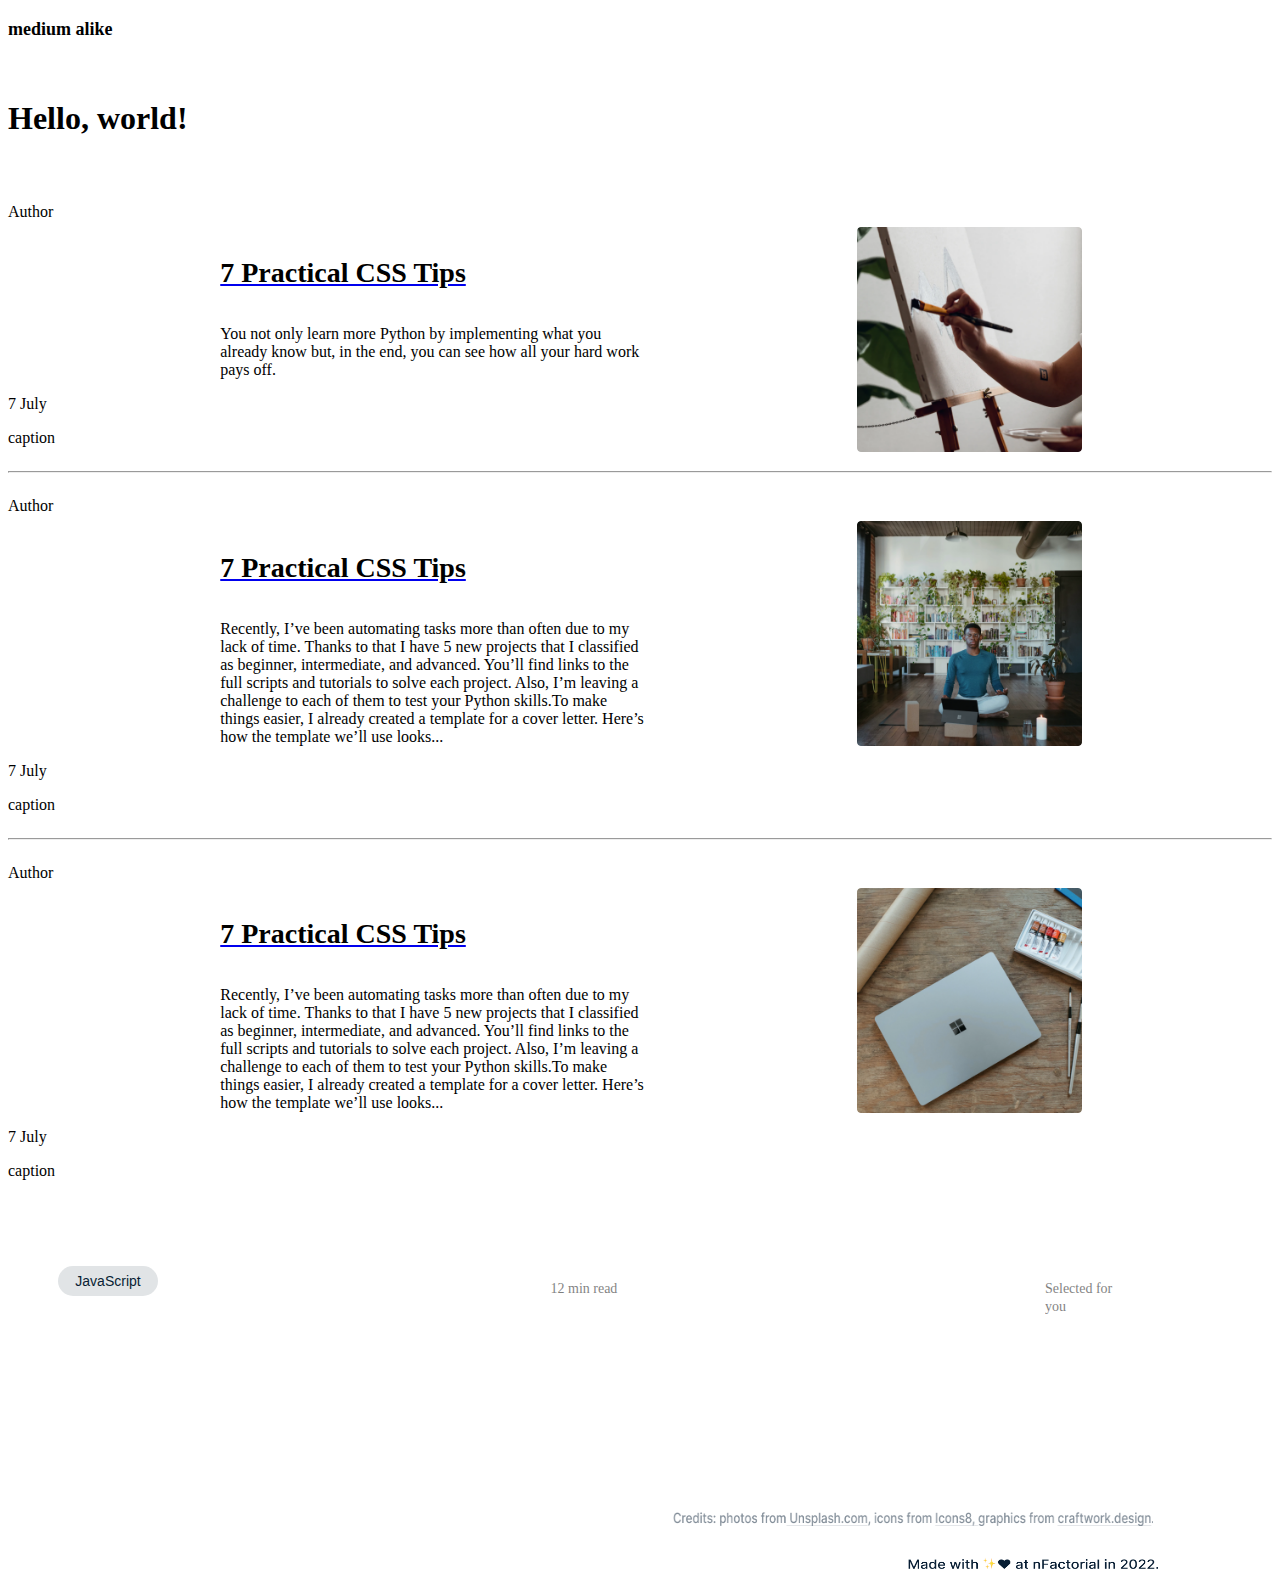
<file: index.html>
<!DOCTYPE html>
<html lang="en">
<head>
    <meta charset="UTF-8">
    <meta http-equiv="X-UA-Compatible" content="IE=edge">
    <meta name="viewport" content="width=device-width, initial-scale=1.0">
    <title>Document</title>
    <link rel="stylesheet" href="./index.css">
</head>
<body>
    <script src="./script.js"></script>

<div>
  <p style="width: 1120px;
  height: 22px;
  font-family: 'Kanit';
  font-style: normal;
  font-weight: 900;
  font-size: 18px;
  line-height: 22px;"> medium alike</p> 
</div>


<div><h1 style="margin-top:60px; margin-bottom:50px">Hello, world!</h1></div>


<div id="articlesID"></div>
<div class="article">
    <div>
        <p>Author</p>
        <a href="./article.html">
            <h4 class="v">7 Practical CSS Tips</h4>
            </a>
            <div style="width:50%; margin-left:25%"><p>You not only learn more Python by 
                implementing what you already know but, in the end, 
                you can see how all your hard work pays off.</p></div>
        <p>7 July</p>
       <p>caption</p>
    </div>
   <img class="img" src="pics/0.png" width = 100/>
</div>

<hr>

<div class="article">
    <div>
        <p class="author">Author</p>
        <a href="./article.html">
            <h4 class="v">7 Practical CSS Tips</h4>
            </a>
            <div style="width:50%; margin-left:25%"> <p>Recently, I’ve been automating tasks more than often due to my lack of time. Thanks to that I have 5 new projects that I classified as beginner, intermediate, and advanced.
                You’ll find links to the full scripts and 
                tutorials to solve each project.
                 Also, I’m leaving a challenge to each of them to
                  test your Python skills.To make things easier, 
                  I already created a template for a cover letter.
                 Here’s how the template we’ll use looks...</p></div>
           
        <p>7 July</p>
       <p>caption</p>
    </div>
   <img class="img" src="pics/1.png" width = 100/>
</div>

<hr>

<div class="article">
    <div>
        <p>Author</p>
        <a href="./article.html">
            <h4 class="v">7 Practical CSS Tips</h4>
            </a>
            <div style="width:50%; margin-left:25%"> <p>Recently, I’ve been automating tasks more than often due to my lack of time. Thanks to that I have 5 new projects that I classified as beginner, intermediate, and advanced.
                You’ll find links to the full scripts and 
                tutorials to solve each project.
                 Also, I’m leaving a challenge to each of them to
                  test your Python skills.To make things easier, 
                  I already created a template for a cover letter.
                 Here’s how the template we’ll use looks...</p></div>
        <p>7 July</p>
       <p>caption</p>
    </div>
   <img class="img" src="pics/2.png" width = 100/>
</div>
</div>

<div class="options">
    <button class="btn1">JavaScript</button>
    <p class="s">12 min read</p>
    <p class="s">Selected for you</p>
</div>


<footer>
    <img src="./pics/label-text (6).png" alt=""  class="footer1">
    <img src="./pics/label-text (7).png" alt=""  class="footer2">
</footer>
</body>
</html>
</file>
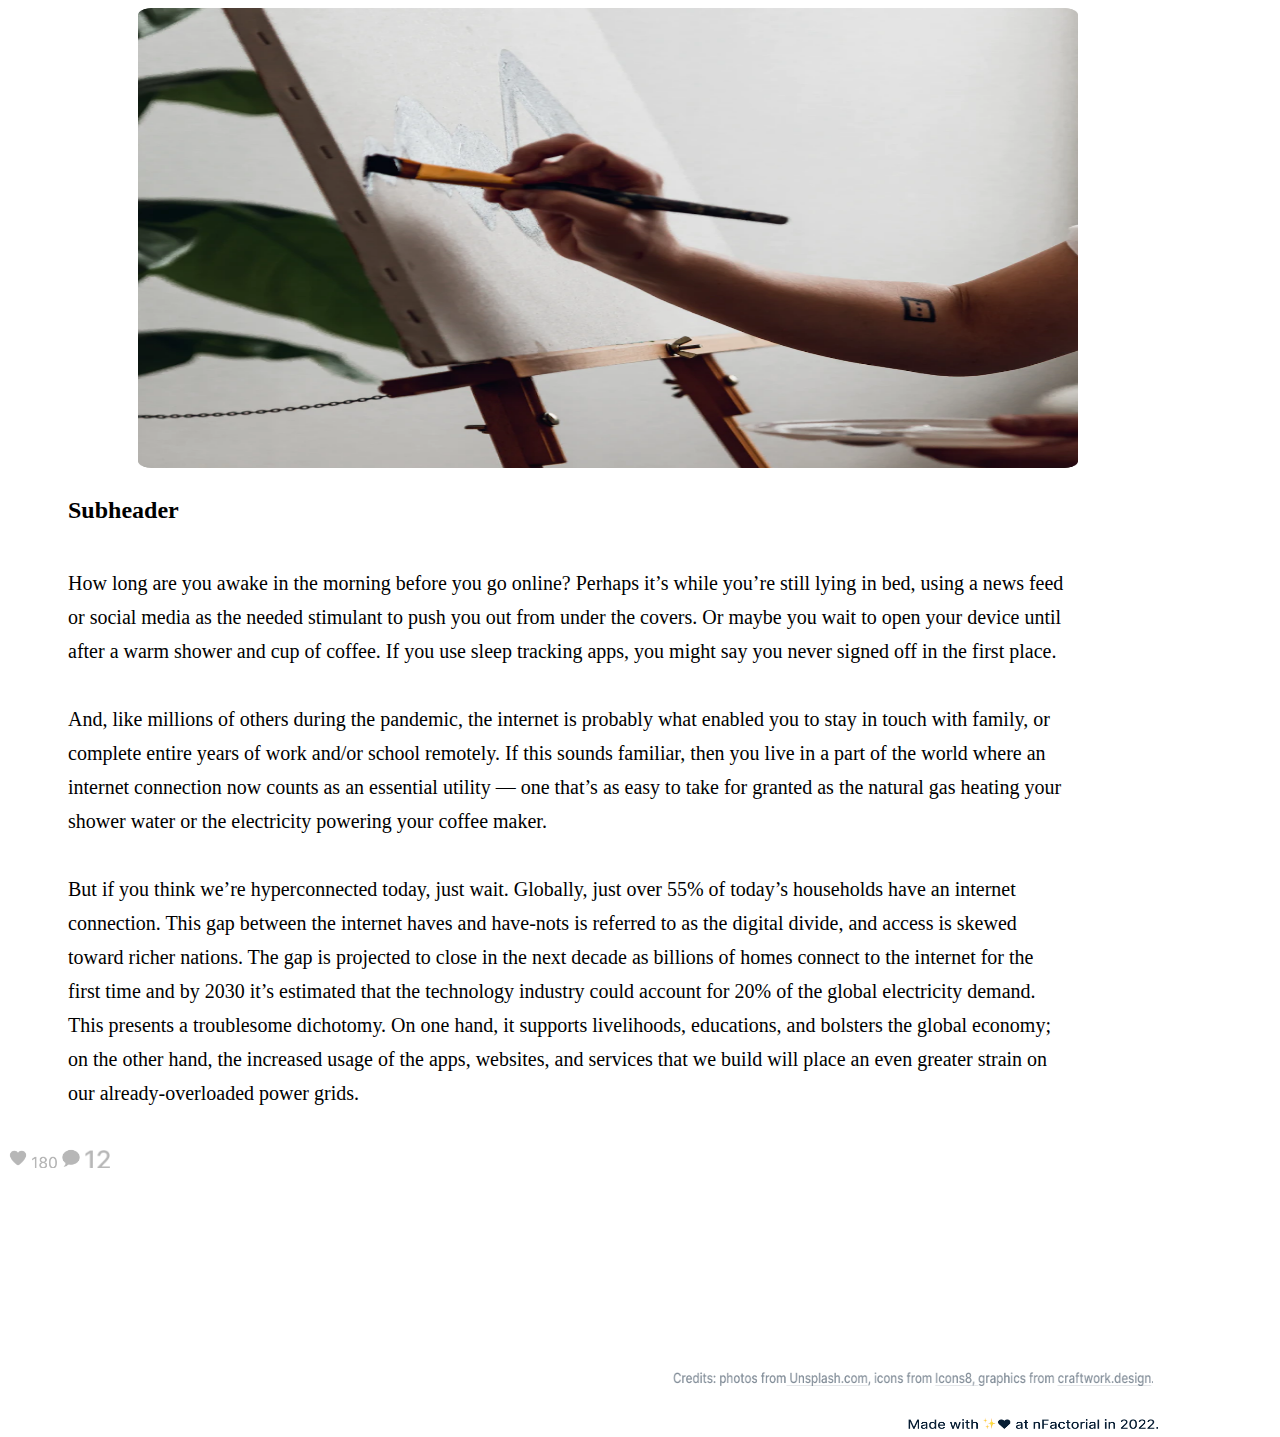
<file: article.html>
<!DOCTYPE html>
<html lang="en">
<head>
    <meta charset="UTF-8">
    <meta http-equiv="X-UA-Compatible" content="IE=edge">
    <meta name="viewport" content="width=device-width, initial-scale=1.0">
    <title>Document</title>
    <link rel="stylesheet" href="./index.css">
</head>
<body>
    <img src="./pics/0.png" alt="" style="width: 940px; height:460px; margin-left:130px">

    <div class="text"><h3 class="h3">Subheader</h3></div>
    <div class="text"> <p class="p"> 
        How long are you awake in the morning before you go online? Perhaps it’s while you’re still lying in bed, using 
        a news feed or social media as the needed stimulant to push you out from under the covers. Or maybe you wait to open 
        your device until after a warm shower and cup of coffee. If you use sleep tracking apps, you might say you never signed 
        off in the first place.
        <br>
        <br>
             And, like millions of others during the pandemic, the internet is probably what enabled you to stay in touch with family, or 
                complete entire years of work and/or school remotely. If this sounds familiar, then you live in a part of the world where an internet 
                connection now counts as an essential utility — one that’s as easy to take for granted as the natural gas heating your shower water or 
                the electricity powering your coffee maker.  
        <br>
        <br>
                But if you think we’re hyperconnected today, just wait.
         Globally, just over 55% of today’s households have an internet connection. 
         This gap between the internet haves and have-nots is referred to as the digital divide, and access is skewed toward richer nations.
          The gap is projected to close in the next decade as billions of homes connect to the internet for the first time 
          and by 2030 it’s estimated that the technology industry could account for 20% of the global electricity demand. 
          This presents a troublesome dichotomy. On one hand, it supports livelihoods, educations, and bolsters the global 
          economy; on the other hand, the increased usage of the apps, websites, and services that we build will place an even greater 
          strain on our already-overloaded power grids.
    </p></div>
   

<img src="./pics/Heart.png" alt="" style="width:20px">
<img src="./pics/label-text (4).png" alt=""style="width:25px">
<img src="./pics/Speech Bubble.png" alt="" style="width:20px">
<img src="./pics/label-text (5).png" alt="" style="width:25px">



<footer>
    <img src="./pics/label-text (6).png" alt=""  class="footer1">
    <img src="./pics/label-text (7).png" alt=""  class="footer2">
</footer>


</body>
</html>
</file>
<file: index.css>
.footer2{
    width: 250px;
height: 13px;
display: flex;
flex-direction: column;
margin-top:30px;
margin-left: 900px;
}

.footer1{
    width: 480px;
    height: 14px;
    display: flex;
    flex-direction: column;
    margin-top:200px;
    margin-left: 665px;   
}

.p{
    width: 1000px;
height: 580px;
font-family: 'SF Pro Display';
font-style: normal;
font-weight: 200;
font-size: 20px;
line-height: 34px;
display: flex;
align-items: center;
color: #000000;
}

.h3{
    width: 129px;
height: 28px;
font-family: 'Inter';
font-style: normal;
font-weight: 700;
font-size: 24px;
line-height: 28px;
display: flex;
align-items: center;
}

.text{
    margin-left:60px;
}

.btn1{
    background-color:#081E341F;
    color:#081E34;
    border-radius:25px;
    border:none;
    font-size: 14px;
    width: 100px;
    height: 30px;
    margin-right: -25px;
  }

  .s{
    width: 77px;
height: 18px;
font-family: 'Inter';
font-style: normal;
font-weight: 500;
font-size: 14px;
line-height: 18px;
color: #000000;
opacity: 0.5;
display: flex;
justify-content: space-between;

  }

  .options{
    margin-top:70px;
    display: flex;
    flex-direction: row;
    justify-content: space-between;
    margin-left: 50px;
    margin-right:150px;
  }

  .article{
    display: flex;
    flex-direction: row;
    justify-content: space-around;
  }
  .img{
    width: 225px;
    height: 225px;
    border-radius: 4px;
    margin-right:190px;
    margin-top:40px;
  }

  .v{
font-size: 28px;
line-height: 30px;
display: flex;
align-items: center;
color: #000000;
width:50%;
 margin-left:25%
  }
</file>
